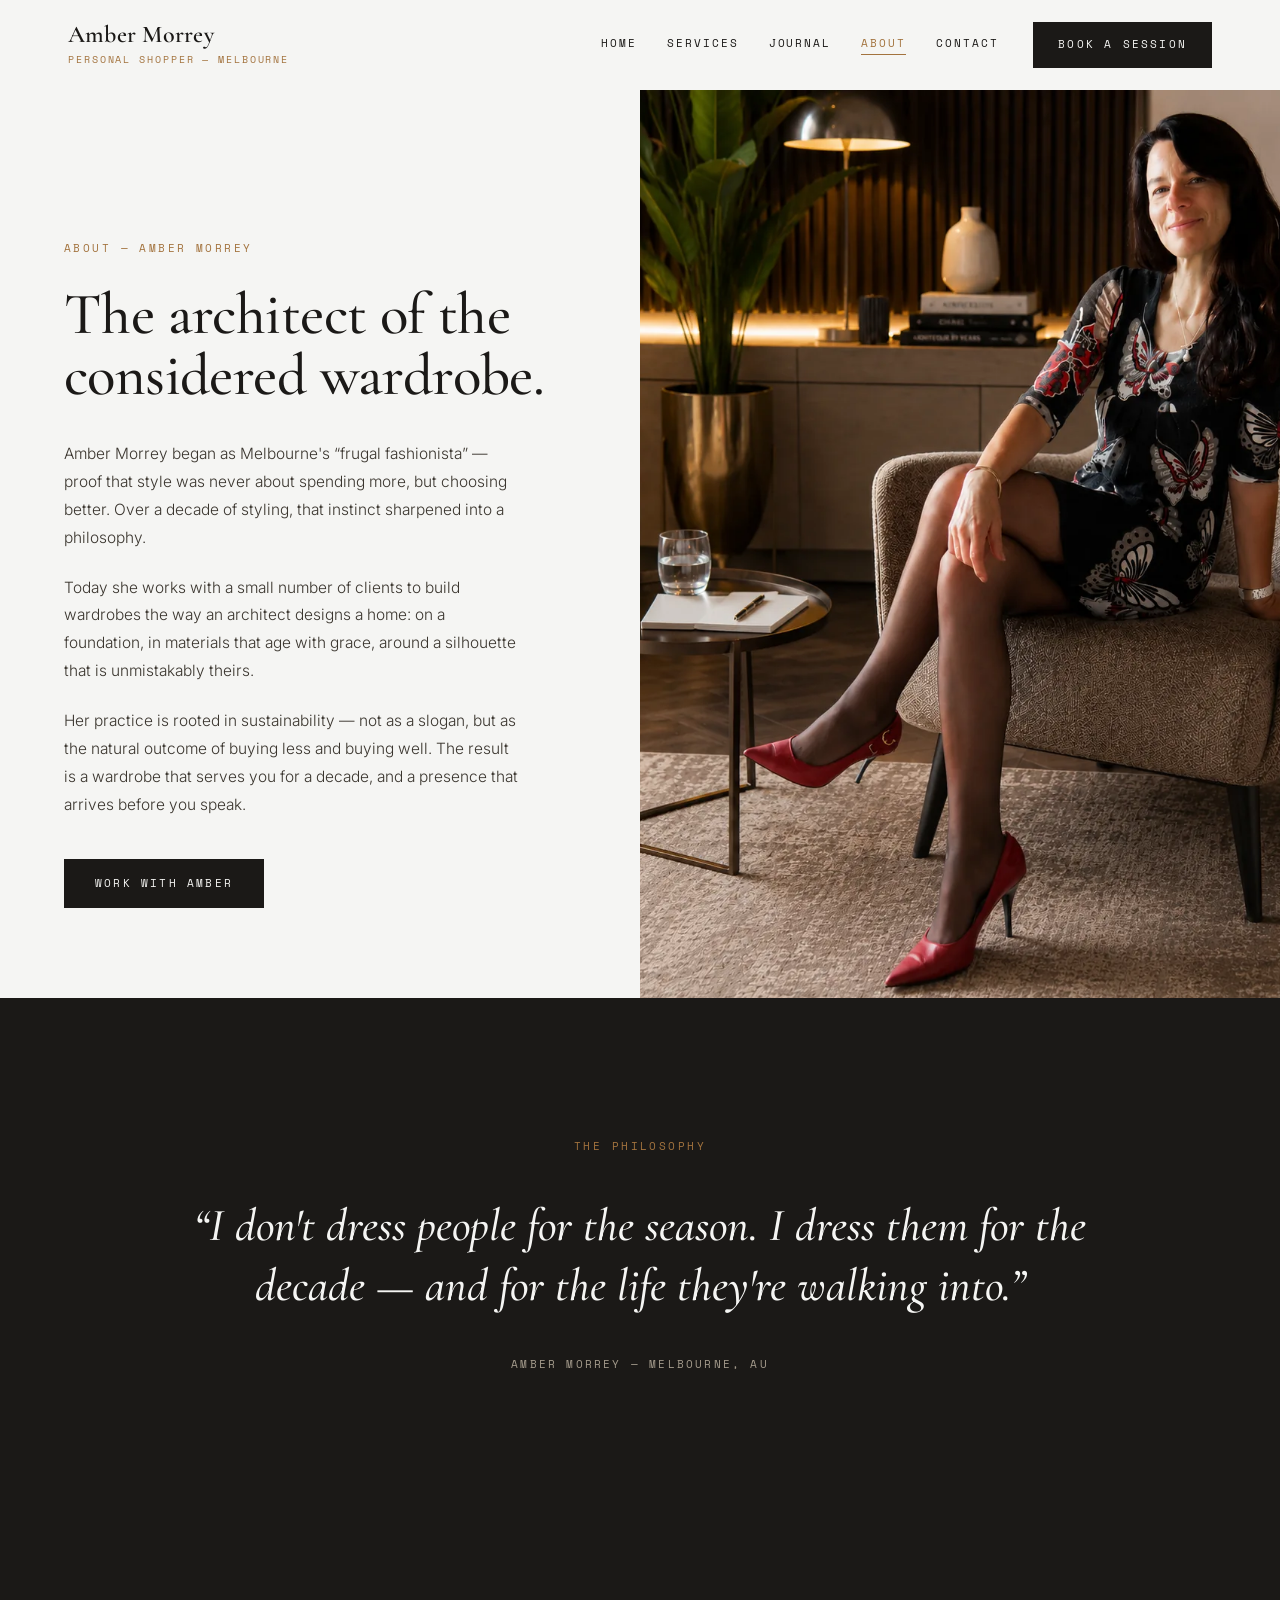
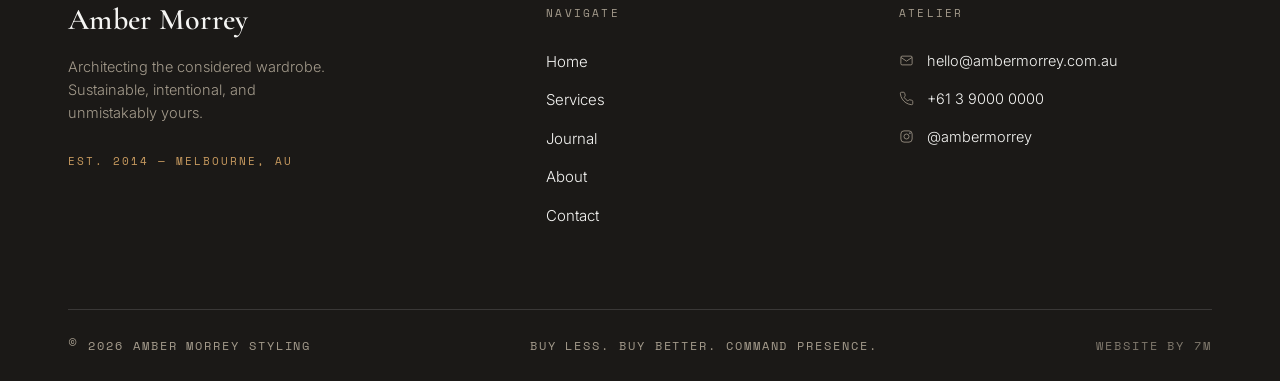
<file: about.html>
<!DOCTYPE html>
<html lang="en">
<head>
<meta charset="UTF-8">
<meta name="viewport" content="width=device-width, initial-scale=1.0">
<title>About | Amber Morrey Studio</title>
<link rel="preconnect" href="https://fonts.googleapis.com">
<link rel="preconnect" href="https://fonts.gstatic.com" crossorigin>
<link href="https://fonts.googleapis.com/css2?family=Cormorant+Garamond:ital,wght@0,400;0,500;0,600;1,400;1,500&family=Inter:wght@300;400;500&family=Space+Mono:wght@400;700&display=swap" rel="stylesheet">
<link rel="stylesheet" href="styles.css">
</head>
<body>

<header id="header">
  <a href="index.html" class="brand">
    <div class="brand-name">Amber Morrey</div>
    <div class="brand-sub">Personal Shopper — Melbourne</div>
  </a>
  <nav class="nav-header">
    <div class="nav-links">
      <a href="index.html">Home</a>
      <a href="services.html">Services</a>
      <a href="journal.html">Journal</a>
      <a href="about.html" class="active">About</a>
      <a href="contact.html">Contact</a>
    </div>
    <a href="contact.html" class="btn">Book a Session</a>
  </nav>
  <button class="menu-toggle" id="menuToggle" aria-label="Menu" aria-controls="mobileMenu" aria-expanded="false"><span></span><span></span><span></span></button>
</header>
<div class="mobile-menu" id="mobileMenu">
  <a href="index.html">Home</a>
  <a href="services.html">Services</a>
  <a href="journal.html">Journal</a>
  <a href="about.html">About</a>
  <a href="contact.html">Contact</a>
  <a href="contact.html" class="btn">Book a Session</a>
</div>

<!-- ABOUT SPLIT -->
<section class="about-split" data-hero>
  <div class="about-text">
    <div class="label reveal">About — Amber Morrey</div>
    <h1 class="display reveal" data-d="1">The architect of the considered wardrobe.</h1>
    <p class="reveal" data-d="2">Amber Morrey began as Melbourne's “frugal fashionista” — proof that style was never about spending more, but choosing better. Over a decade of styling, that instinct sharpened into a philosophy.</p>
    <p class="reveal" data-d="2">Today she works with a small number of clients to build wardrobes the way an architect designs a home: on a foundation, in materials that age with grace, around a silhouette that is unmistakably theirs.</p>
    <p class="reveal" data-d="3">Her practice is rooted in sustainability — not as a slogan, but as the natural outcome of buying less and buying well. The result is a wardrobe that serves you for a decade, and a presence that arrives before you speak.</p>
    <div class="reveal" data-d="3"><a href="contact.html" class="btn">Work with Amber</a></div>
  </div>
  <div class="about-portrait">
    <picture>
      <source srcset="images/about.webp" type="image/webp">
      <img src="images/about.jpg" width="1254" height="1254" fetchpriority="high"
        alt="Amber Morrey seated in an armchair in a butterfly-print dress and red heels, in a warmly lit interior">
    </picture>
  </div>
</section>

<!-- PHILOSOPHY -->
<section class="dark">
  <div class="philosophy wrap">
    <span class="label reveal">The Philosophy</span>
    <blockquote class="reveal" data-d="1">“I don't dress people for the season. I dress them for the decade — and for the life they're walking into.”</blockquote>
    <cite class="reveal" data-d="2">Amber Morrey — Melbourne, AU</cite>
  </div>
</section>

<!-- FOOTER -->
<footer>
  <div class="wrap">
    <div class="foot-grid">
      <div class="foot-brand">
        <div class="brand-name">Amber Morrey</div>
        <p class="foot-tag">Architecting the considered wardrobe. Sustainable, intentional, and unmistakably yours.</p>
        <div class="foot-est">Est. 2014 — Melbourne, AU</div>
      </div>
      <div class="foot-col">
        <h4>Navigate</h4>
        <ul>
          <li><a href="index.html">Home</a></li>
          <li><a href="services.html">Services</a></li>
          <li><a href="journal.html">Journal</a></li>
          <li><a href="about.html">About</a></li>
          <li><a href="contact.html">Contact</a></li>
        </ul>
      </div>
      <div class="foot-col">
        <h4>Atelier</h4>
        <div class="foot-contact">
          <a href="mailto:hello@ambermorrey.com.au"><svg viewBox="0 0 24 24"><rect x="3" y="5" width="18" height="14" rx="2"/><path d="m3 7 9 6 9-6"/></svg>hello@ambermorrey.com.au</a>
          <a href="tel:+61390000000"><svg viewBox="0 0 24 24"><path d="M22 16.9v3a2 2 0 0 1-2.2 2 19.8 19.8 0 0 1-8.6-3 19.5 19.5 0 0 1-6-6 19.8 19.8 0 0 1-3-8.6A2 2 0 0 1 4.1 2h3a2 2 0 0 1 2 1.7c.1 1 .4 1.9.7 2.8a2 2 0 0 1-.5 2.1L8.1 9.9a16 16 0 0 0 6 6l1.3-1.3a2 2 0 0 1 2.1-.5c.9.3 1.8.6 2.8.7a2 2 0 0 1 1.7 2Z"/></svg>+61 3 9000 0000</a>
          <a href="#"><svg viewBox="0 0 24 24"><rect x="3" y="3" width="18" height="18" rx="5"/><circle cx="12" cy="12" r="4"/><circle cx="17.5" cy="6.5" r="1" fill="currentColor" stroke="none"/></svg>@ambermorrey</a>
        </div>
      </div>
    </div>
    <div class="foot-bar">
      <span><span class="cr">©</span> 2026 Amber Morrey Styling</span>
      <span>Buy less. Buy better. Command presence.</span>
      <span class="foot-credit"><a href="https://7marketing.com.au/" target="_blank" rel="noopener">Website By 7M</a></span>
    </div>
  </div>
</footer>

<script src="app.js"></script>
</body>
</html>
</file>
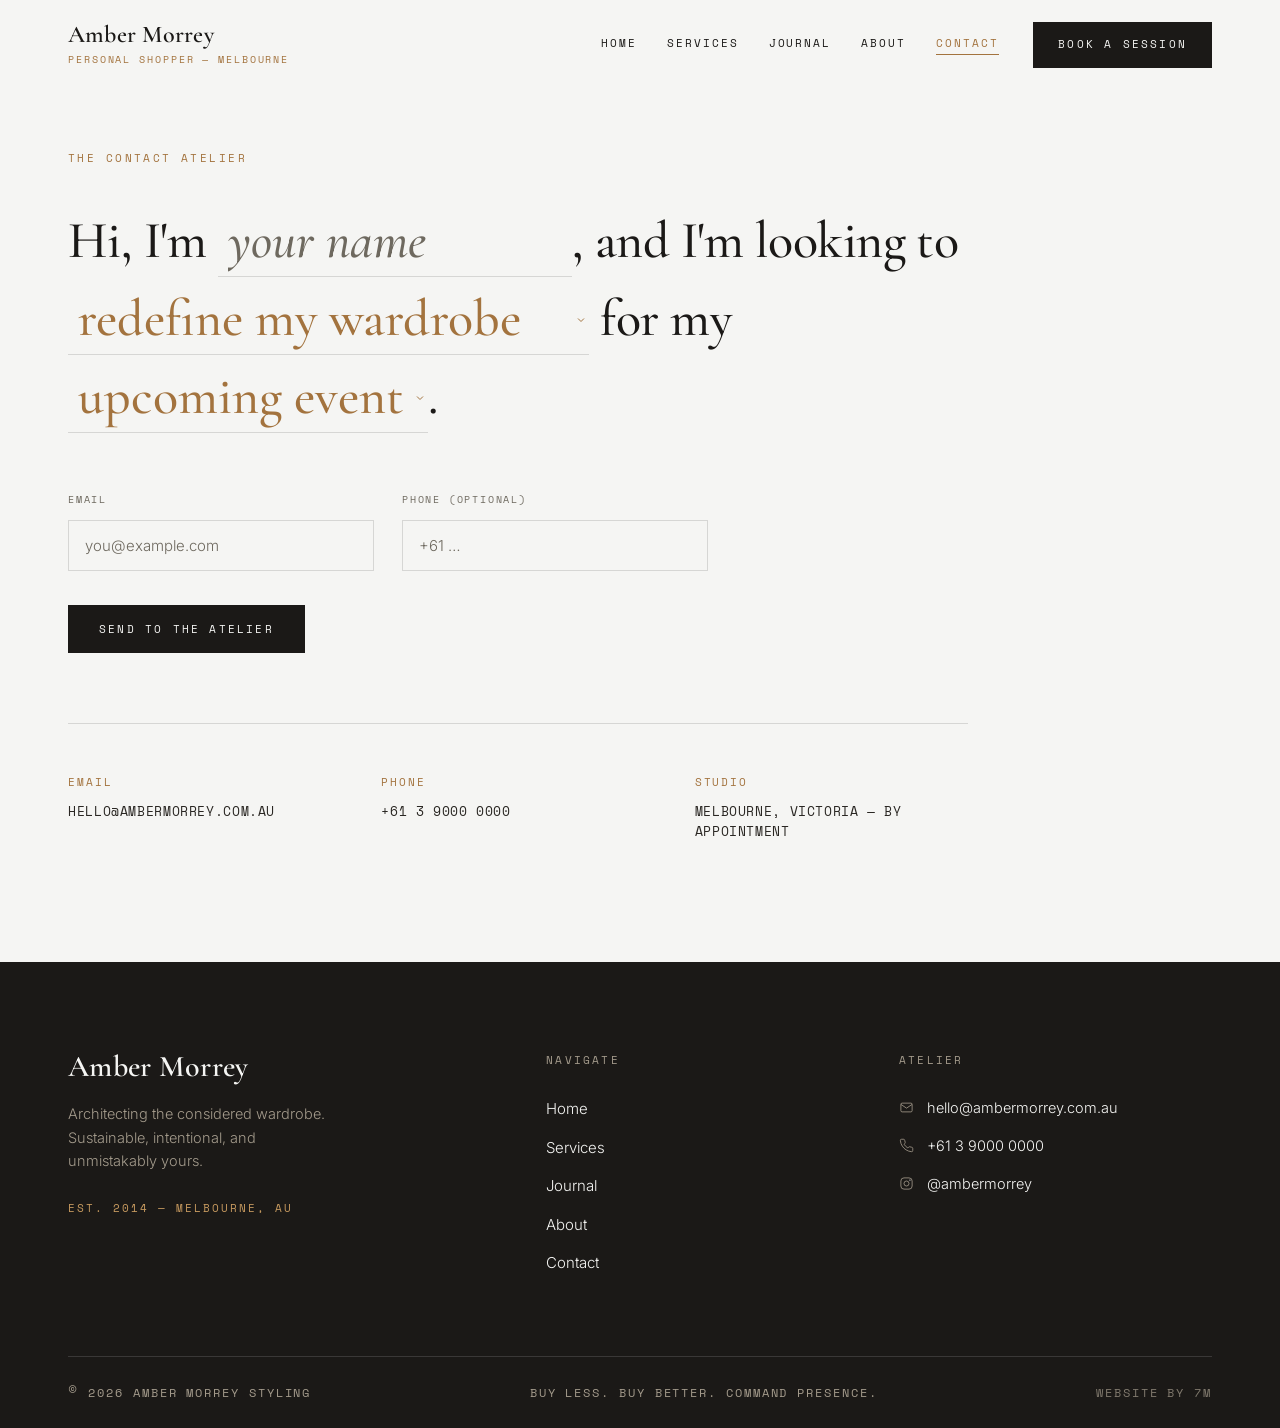
<file: contact.html>
<!DOCTYPE html>
<html lang="en">
<head>
<meta charset="UTF-8">
<meta name="viewport" content="width=device-width, initial-scale=1.0">
<title>Contact | Amber Morrey Studio</title>
<link rel="preconnect" href="https://fonts.googleapis.com">
<link rel="preconnect" href="https://fonts.gstatic.com" crossorigin>
<link href="https://fonts.googleapis.com/css2?family=Cormorant+Garamond:ital,wght@0,400;0,500;0,600;1,400;1,500&family=Inter:wght@300;400;500&family=Space+Mono:wght@400;700&display=swap" rel="stylesheet">
<link rel="stylesheet" href="styles.css">
</head>
<body>

<header id="header">
  <a href="index.html" class="brand">
    <div class="brand-name">Amber Morrey</div>
    <div class="brand-sub">Personal Shopper — Melbourne</div>
  </a>
  <nav class="nav-header">
    <div class="nav-links">
      <a href="index.html">Home</a>
      <a href="services.html">Services</a>
      <a href="journal.html">Journal</a>
      <a href="about.html">About</a>
      <a href="contact.html" class="active">Contact</a>
    </div>
    <a href="contact.html" class="btn">Book a Session</a>
  </nav>
  <button class="menu-toggle" id="menuToggle" aria-label="Menu" aria-controls="mobileMenu" aria-expanded="false"><span></span><span></span><span></span></button>
</header>
<div class="mobile-menu" id="mobileMenu">
  <a href="index.html">Home</a>
  <a href="services.html">Services</a>
  <a href="journal.html">Journal</a>
  <a href="about.html">About</a>
  <a href="contact.html">Contact</a>
  <a href="contact.html" class="btn">Book a Session</a>
</div>

<!-- CONTACT -->
<section class="wrap page-top" data-hero style="padding-bottom:120px">
  <span class="label reveal" style="display:block;margin-bottom:34px">The Contact Atelier</span>

  <form id="contactForm" novalidate>
    <p class="contact-madlib reveal" data-d="1">
      Hi, I'm
      <input class="ml-field" id="mlName" type="text" placeholder="your name" aria-label="Your name" size="10">,
      and I'm looking to
      <select class="ml-field" id="mlGoal" aria-label="Your goal">
        <option value="redefine my wardrobe">redefine my wardrobe</option>
        <option value="shop more intentionally">shop more intentionally</option>
        <option value="edit what I own">edit what I own</option>
        <option value="be styled for an event">be styled for an event</option>
      </select>
      for my
      <select class="ml-field" id="mlOccasion" aria-label="The occasion">
        <option value="upcoming event">upcoming event</option>
        <option value="everyday life">everyday life</option>
        <option value="new chapter">new chapter</option>
        <option value="wedding">wedding</option>
        <option value="career">career</option>
      </select>.
    </p>

    <div class="contact-inputs reveal" data-d="2">
      <div class="field-group">
        <label for="cEmail">Email</label>
        <input id="cEmail" type="email" placeholder="you@example.com" required>
      </div>
      <div class="field-group">
        <label for="cPhone">Phone (optional)</label>
        <input id="cPhone" type="tel" placeholder="+61 …">
      </div>
    </div>

    <div class="contact-submit reveal" data-d="2">
      <button type="submit" class="btn">Send to the Atelier</button>
      <div class="contact-note" id="contactNote"></div>
    </div>
  </form>

  <div class="contact-info reveal" data-d="3">
    <div>
      <div class="ci-label">Email</div>
      <div class="ci-value">hello@ambermorrey.com.au</div>
    </div>
    <div>
      <div class="ci-label">Phone</div>
      <div class="ci-value">+61 3 9000 0000</div>
    </div>
    <div>
      <div class="ci-label">Studio</div>
      <div class="ci-value">Melbourne, Victoria — by appointment</div>
    </div>
  </div>
</section>

<!-- FOOTER -->
<footer>
  <div class="wrap">
    <div class="foot-grid">
      <div class="foot-brand">
        <div class="brand-name">Amber Morrey</div>
        <p class="foot-tag">Architecting the considered wardrobe. Sustainable, intentional, and unmistakably yours.</p>
        <div class="foot-est">Est. 2014 — Melbourne, AU</div>
      </div>
      <div class="foot-col">
        <h4>Navigate</h4>
        <ul>
          <li><a href="index.html">Home</a></li>
          <li><a href="services.html">Services</a></li>
          <li><a href="journal.html">Journal</a></li>
          <li><a href="about.html">About</a></li>
          <li><a href="contact.html">Contact</a></li>
        </ul>
      </div>
      <div class="foot-col">
        <h4>Atelier</h4>
        <div class="foot-contact">
          <a href="mailto:hello@ambermorrey.com.au"><svg viewBox="0 0 24 24"><rect x="3" y="5" width="18" height="14" rx="2"/><path d="m3 7 9 6 9-6"/></svg>hello@ambermorrey.com.au</a>
          <a href="tel:+61390000000"><svg viewBox="0 0 24 24"><path d="M22 16.9v3a2 2 0 0 1-2.2 2 19.8 19.8 0 0 1-8.6-3 19.5 19.5 0 0 1-6-6 19.8 19.8 0 0 1-3-8.6A2 2 0 0 1 4.1 2h3a2 2 0 0 1 2 1.7c.1 1 .4 1.9.7 2.8a2 2 0 0 1-.5 2.1L8.1 9.9a16 16 0 0 0 6 6l1.3-1.3a2 2 0 0 1 2.1-.5c.9.3 1.8.6 2.8.7a2 2 0 0 1 1.7 2Z"/></svg>+61 3 9000 0000</a>
          <a href="#"><svg viewBox="0 0 24 24"><rect x="3" y="3" width="18" height="18" rx="5"/><circle cx="12" cy="12" r="4"/><circle cx="17.5" cy="6.5" r="1" fill="currentColor" stroke="none"/></svg>@ambermorrey</a>
        </div>
      </div>
    </div>
    <div class="foot-bar">
      <span><span class="cr">©</span> 2026 Amber Morrey Styling</span>
      <span>Buy less. Buy better. Command presence.</span>
      <span class="foot-credit"><a href="https://7marketing.com.au/" target="_blank" rel="noopener">Website By 7M</a></span>
    </div>
  </div>
</footer>

<script src="app.js"></script>
</body>
</html>
</file>
<file: styles.css>
/* ==========================================================================
   Amber Morrey Studio — shared stylesheet
   ========================================================================== */
:root{
  --paper:#f5f5f3;
  --paper-2:#ecece9;
  --ink:#1b1917;
  --ink-soft:#2a2723;
  --paper-text:#3a352e;
  --muted:#6e695f;
  --muted-dark:#a49b8c;
  --line:rgba(27,25,23,.14);
  --line-dark:rgba(245,245,243,.14);
  --amber:#a3733e;
  --amber-light:#c79a5f;
  --serif:'Cormorant Garamond', Georgia, serif;
  --sans:'Inter', system-ui, sans-serif;
  --mono:'Space Mono', monospace;
  --ease:cubic-bezier(.16,1,.3,1);
  --maxw:1240px;
  --gutter:48px;
  --header-h:90px;   /* unscrolled header height — the hero starts below it */
  /* centres a full-bleed bar's contents on the --maxw container */
  --bleed-pad:max(var(--gutter), calc((100% - var(--maxw)) / 2 + var(--gutter)));
}
*{margin:0;padding:0;box-sizing:border-box}
html{scroll-behavior:smooth}
body{
  background:var(--paper);
  color:var(--ink);
  font-family:var(--sans);
  font-weight:300;
  line-height:1.6;
  -webkit-font-smoothing:antialiased;
  overflow-x:hidden;
}
img{display:block;width:100%;height:100%;object-fit:cover}
a{color:inherit;text-decoration:none}

/* ---------- shared type ---------- */
.label{font-family:var(--mono);font-size:11px;letter-spacing:.22em;text-transform:uppercase;color:var(--amber);font-weight:400}
.label-muted{color:var(--muted)}
.display{font-family:var(--serif);font-weight:500;line-height:1.04;letter-spacing:-.01em}
.wrap{max-width:var(--maxw);margin:0 auto;padding:0 var(--gutter)}
.section{padding-block:130px}

.link-arrow{font-family:var(--mono);font-size:11px;letter-spacing:.2em;text-transform:uppercase;display:inline-flex;align-items:center;gap:9px;color:var(--ink);transition:gap .4s var(--ease),opacity .3s}
.link-arrow svg{width:15px;height:15px;transition:transform .4s var(--ease)}
.link-arrow:hover{gap:16px}

.btn{font-family:var(--mono);font-size:11px;letter-spacing:.2em;text-transform:uppercase;display:inline-block;padding:15px 30px;background:var(--ink);color:var(--paper);border:1px solid var(--ink);transition:background .4s var(--ease),color .4s var(--ease);cursor:pointer}
.btn:hover{background:transparent;color:var(--ink)}
.btn-ghost{background:transparent;color:var(--ink)}
.btn-ghost:hover{background:var(--ink);color:var(--paper)}
.btn-inv{background:var(--paper);color:var(--ink);border-color:var(--paper)}
.btn-inv:hover{background:transparent;color:var(--paper)}
.btn-inv-ghost{background:transparent;color:var(--paper);border-color:rgba(245,245,243,.4)}
.btn-inv-ghost:hover{background:var(--paper);color:var(--ink)}
.btn-amber{background:var(--amber);color:var(--paper);border-color:var(--amber)}
.btn-amber:hover{background:transparent;color:var(--amber-light)}

/* ---------- reveal animation ---------- */
.reveal{opacity:0;transform:translateY(28px);transition:opacity 1s var(--ease),transform 1s var(--ease)}
.reveal.in{opacity:1;transform:none}
.reveal[data-d="1"]{transition-delay:.1s}
.reveal[data-d="2"]{transition-delay:.2s}
.reveal[data-d="3"]{transition-delay:.3s}

/* ---------- header ---------- */
/* opaque at rest: the hero now starts below the header rather than running
   under it, so the bar sits on its own band of paper and needs no scrim */
header{position:fixed;top:0;left:0;right:0;z-index:100;display:flex;align-items:center;justify-content:space-between;padding:22px var(--bleed-pad);background:var(--paper);transition:background .5s var(--ease),padding .5s var(--ease),box-shadow .5s var(--ease)}
header.scrolled{background:rgba(245,245,243,.9);backdrop-filter:blur(12px);padding:16px var(--bleed-pad);box-shadow:0 1px 0 var(--line)}
.brand-name{font-family:var(--serif);font-size:24px;font-weight:600;letter-spacing:.01em;line-height:1}
.brand-sub{font-family:var(--mono);font-size:9.5px;letter-spacing:.2em;color:var(--amber);text-transform:uppercase;margin-top:5px}
nav{display:flex;align-items:center;gap:34px}
.nav-links{display:flex;gap:30px}
.nav-links a{font-family:var(--mono);font-size:11px;letter-spacing:.18em;text-transform:uppercase;color:var(--ink);position:relative;padding-bottom:3px;transition:color .3s}
.nav-links a::after{content:"";position:absolute;left:0;bottom:0;width:0;height:1px;background:var(--amber);transition:width .4s var(--ease)}
.nav-links a:hover::after,.nav-links a.active::after{width:100%}
.nav-links a.active{color:var(--amber)}
.nav-header .btn{padding:13px 24px}
/* 44x44 so it is actually tappable — the bars stay 24px, the box around them
   does the work. Sits above the open menu so it doubles as the close control. */
.menu-toggle{display:none;flex-direction:column;align-items:center;justify-content:center;gap:5px;width:44px;height:44px;padding:0;margin-right:-10px;background:none;border:none;cursor:pointer;position:relative;z-index:101}
.menu-toggle span{width:24px;height:1.5px;background:var(--ink);transition:transform .35s var(--ease),opacity .2s var(--ease)}
/* bar centres are 6.5px apart (1.5px bar + 5px gap), so that is the travel
   needed to collapse the outer two onto the middle and form the cross */
.menu-toggle[aria-expanded="true"] span:nth-child(1){transform:translateY(6.5px) rotate(45deg)}
.menu-toggle[aria-expanded="true"] span:nth-child(2){opacity:0}
.menu-toggle[aria-expanded="true"] span:nth-child(3){transform:translateY(-6.5px) rotate(-45deg)}
body.menu-open{overflow:hidden}

.mobile-menu{position:fixed;inset:0;background:var(--paper);z-index:99;display:flex;flex-direction:column;justify-content:center;align-items:center;gap:26px;opacity:0;pointer-events:none;transition:opacity .4s var(--ease)}
.mobile-menu.open{opacity:1;pointer-events:auto}
.mobile-menu a{font-family:var(--serif);font-size:34px;font-weight:500}
.mobile-menu .btn{margin-top:14px;font-family:var(--mono);font-size:12px}

/* page top spacer for interior pages (fixed header) */
.page-top{padding-top:150px}

/* ---------- hero (home) ---------- */
.hero{display:grid;grid-template-columns:1fr 1fr;min-height:100vh;padding-top:var(--header-h);position:relative}
.hero-left{display:flex;flex-direction:column;justify-content:center;padding:120px 64px 60px;position:relative}
.hero-vert{position:absolute;left:34px;top:50%;transform:rotate(180deg) translateX(50%);writing-mode:vertical-rl;font-family:var(--mono);font-size:10px;letter-spacing:.28em;color:var(--muted);text-transform:uppercase}
.hero-left .label{margin-bottom:34px}
.hero-h1{font-size:clamp(48px,6.4vw,92px);margin-bottom:34px}
.hero-h1 em{font-style:italic;color:var(--amber);font-weight:400}
.hero-p{max-width:430px;font-size:16px;color:var(--paper-text);margin-bottom:44px;line-height:1.7}
.hero-right{position:relative;overflow:hidden;background:linear-gradient(150deg,#c9bfae,#8f8474)}
/* absolutely positioned, not height:100% — the width/height attributes on the
   img give it an intrinsic aspect ratio, and a percentage height against a
   content-sized grid row resolves to auto, letting the image's natural height
   stretch the hero past the fold */
.hero-right picture{position:absolute;inset:0;display:block}
/* 1:1 source against panels of 0.870-1.007, so cover crops the sides and the
   full standing figure holds. Vertical slack is only 5.4% of the frame (27px
   above her hair, 41px below the boots), so the anchor sits at 40% to split
   the crop in proportion to those margins, and the zoom is 1.03 — at the old
   1.06 the animation alone wanted 6.7% and clipped her. */
.hero-right img{object-position:50% 40%;transform-origin:50% 40%;transition:transform 8s var(--ease)}
.hero.loaded .hero-right img{transform:scale(1.03)}

/* ---------- premise ---------- */
.premise{display:grid;grid-template-columns:300px 1fr;gap:40px;align-items:start}
.premise-stmt{font-size:clamp(28px,3.5vw,44px);max-width:800px}
.premise-stmt em{font-style:italic;color:var(--amber);font-weight:400}
.premise-p{margin-top:34px;max-width:470px;color:var(--paper-text);font-size:16px;line-height:1.75}

/* ---------- section head ---------- */
.sec-head{display:grid;grid-template-columns:300px 1fr auto;gap:40px;align-items:center;margin-bottom:64px}
.sec-head h2{font-size:clamp(34px,4vw,54px);text-align:center}
.sec-head .label{align-self:start;padding-top:14px}

/* ---------- services grid (home) ---------- */
.services-grid{display:grid;grid-template-columns:repeat(3,1fr);gap:36px}
.service-card{cursor:pointer}
.service-media{aspect-ratio:1/1;overflow:hidden;background:linear-gradient(150deg,#cdc4b4,#a99e8c);margin-bottom:20px}
.service-media img{transition:transform 1.1s var(--ease),filter 1.1s var(--ease);filter:grayscale(.1)}
.service-card:hover .service-media img{transform:scale(1.05)}
.service-num{font-family:var(--mono);font-size:11px;color:var(--amber);letter-spacing:.16em;margin-bottom:10px}
.service-title{font-family:var(--serif);font-size:26px;font-weight:500;margin-bottom:6px}
.service-desc{font-family:var(--mono);font-size:11.5px;letter-spacing:.05em;color:var(--muted)}

/* ---------- dark band ---------- */
.dark{background:var(--ink);color:var(--paper)}
.dark .label-muted{color:var(--muted-dark)}
.dark .sec-head h2,.dark .display{color:var(--paper)}
.dark .link-arrow{color:var(--paper)}

.advantage{display:grid;grid-template-columns:repeat(3,1fr)}
.adv-col{padding:44px 40px 10px;border-left:1px solid var(--line-dark)}
.adv-col:first-child{border-left:none;padding-left:0}
.adv-icon{width:26px;height:26px;color:var(--amber-light);margin-bottom:64px}
.adv-icon svg{width:100%;height:100%;stroke:currentColor;fill:none;stroke-width:1.2}
.adv-title{font-family:var(--serif);font-size:23px;font-weight:500;margin-bottom:14px}
.adv-p{font-size:14.5px;color:var(--muted-dark);line-height:1.7;max-width:290px}
.adv-wrap{border-top:1px solid var(--line-dark);padding-top:52px}

/* ---------- journal (home) ---------- */
.journal-grid{display:grid;grid-template-columns:1fr 1fr;gap:40px}
.article{cursor:pointer}
.article-media{aspect-ratio:16/10;overflow:hidden;background:linear-gradient(150deg,#3a352d,#211e1a);margin-bottom:22px}
.article-media img{transition:transform 1.1s var(--ease)}
.article:hover .article-media img{transform:scale(1.04)}
.article-meta{font-family:var(--mono);font-size:10.5px;letter-spacing:.16em;color:var(--amber-light);text-transform:uppercase;margin-bottom:14px}
.article-title{font-family:var(--serif);font-size:29px;font-weight:500;color:var(--paper);margin-bottom:12px;line-height:1.15}
.article-excerpt{font-size:14.5px;color:var(--muted-dark);max-width:440px;line-height:1.7}

/* ---------- transformations ---------- */
.trans-head{margin-bottom:60px}
/* two columns rather than the three .sec-head assumes — this head has no
   trailing link. Was an inline style, which outranked the mobile override
   below and left a 300px column in a 338px viewport, overflowing the page. */
.trans-head .sec-head{grid-template-columns:300px 1fr;margin-bottom:0}
.trans-head .premise-p{margin-top:20px}
.gallery{columns:3;column-gap:32px}
.gal-item{break-inside:avoid;margin-bottom:32px;position:relative;overflow:hidden;cursor:pointer;background:linear-gradient(150deg,#cdc4b4,#a99e8c)}
.gal-item img{transition:transform 1.2s var(--ease)}
.gal-item:hover img{transform:scale(1.06)}
.gal-cap{position:absolute;left:0;right:0;bottom:0;padding:26px 24px 22px;background:linear-gradient(to top,rgba(20,18,16,.88),transparent);color:var(--paper);opacity:0;transform:translateY(12px);transition:opacity .5s var(--ease),transform .5s var(--ease)}
.gal-item:hover .gal-cap{opacity:1;transform:none}
.gal-client{font-family:var(--mono);font-size:10px;letter-spacing:.18em;color:var(--amber-light);text-transform:uppercase;margin-bottom:7px}
.gal-piece{font-family:var(--serif);font-size:20px;font-style:italic;font-weight:400;line-height:1.25}
.g-tall{aspect-ratio:3/4}
.g-tall2{aspect-ratio:2/3}

/* ---------- cta ---------- */
.cta{display:grid;grid-template-columns:1fr 1fr;gap:40px;align-items:end;padding:120px 0}
.cta h2{font-size:clamp(40px,5vw,68px)}
.cta-right{max-width:360px;justify-self:end}
.cta-right p{color:var(--paper-text);margin-bottom:32px;font-size:15.5px;line-height:1.7}
.cta-btns{display:flex;gap:14px;flex-wrap:wrap}

/* ==========================================================================
   PAGE: intro block (services / journal / about / contact heroes)
   ========================================================================== */
.intro{max-width:760px}
.intro .label{margin-bottom:24px;display:block}
.intro h1{font-size:clamp(40px,5.5vw,78px);margin-bottom:0}
.intro p{max-width:520px;margin-top:28px;color:var(--paper-text);font-size:16px;line-height:1.75}

/* ==========================================================================
   PAGE: Services detail blocks
   ========================================================================== */
.svc-block{display:grid;grid-template-columns:1fr 1fr;gap:64px;align-items:center;padding:70px 0;border-top:1px solid var(--line)}
.svc-block:first-of-type{border-top:none}
.svc-media{aspect-ratio:4/3;overflow:hidden;background:linear-gradient(150deg,#cdc4b4,#a99e8c)}
.svc-media img{transition:transform 1.2s var(--ease)}
.svc-block:hover .svc-media img{transform:scale(1.04)}
.svc-block.flip .svc-media{order:2}
.svc-num{margin-bottom:18px}
.svc-title{font-size:clamp(30px,3.6vw,44px);margin-bottom:10px}
.svc-meta{font-family:var(--mono);font-size:11px;letter-spacing:.14em;color:var(--muted);text-transform:uppercase;margin-bottom:24px}
.svc-desc{color:var(--paper-text);font-size:15.5px;line-height:1.75;max-width:460px;margin-bottom:26px}
.svc-list{list-style:none;margin-bottom:32px}
.svc-list li{display:flex;align-items:center;gap:12px;padding:7px 0;font-size:14.5px;color:var(--ink-soft)}
.svc-list li svg{width:15px;height:15px;stroke:var(--amber);fill:none;stroke-width:1.6;flex-shrink:0}
.svc-btn{font-family:var(--mono);font-size:10.5px;letter-spacing:.16em}

/* Quiz */
.quiz-wrap{display:grid;grid-template-columns:300px 1fr;gap:40px;align-items:start}
.quiz-panel{max-width:620px}
.quiz-intro-p{color:var(--muted-dark);margin-top:14px;margin-bottom:0;font-size:15.5px}
.quiz-step{margin-top:48px}
.quiz-q{font-family:var(--mono);font-size:11px;letter-spacing:.18em;text-transform:uppercase;color:var(--amber-light);margin-bottom:20px}
.quiz-options{display:flex;flex-direction:column;gap:12px}
.quiz-opt{text-align:left;background:transparent;border:1px solid var(--line-dark);color:var(--paper);font-family:var(--sans);font-size:15px;font-weight:300;padding:18px 22px;cursor:pointer;transition:border-color .3s,background .3s,transform .3s var(--ease)}
.quiz-opt:hover{border-color:var(--amber-light);background:rgba(199,154,95,.08);transform:translateX(4px)}
.quiz-progress{display:flex;align-items:center;gap:20px;margin-top:34px}
.quiz-track{flex:1;height:2px;background:var(--line-dark);position:relative}
.quiz-fill{position:absolute;inset:0 auto 0 0;width:0;background:var(--amber-light);transition:width .7s var(--ease)}
.quiz-count{font-family:var(--mono);font-size:10px;letter-spacing:.16em;color:var(--muted-dark);text-transform:uppercase;white-space:nowrap}
@media(prefers-reduced-motion:reduce){.quiz-fill{transition:none}}
.quiz-result{display:none}
.quiz-result.show{display:block;animation:fadeUp .8s var(--ease) both}
@keyframes fadeUp{from{opacity:0;transform:translateY(20px)}to{opacity:1;transform:none}}
.quiz-rec-label{font-family:var(--mono);font-size:11px;letter-spacing:.18em;text-transform:uppercase;color:var(--amber-light);margin-bottom:18px}
.quiz-rec-title{font-size:clamp(34px,4vw,52px);color:var(--paper);margin-bottom:16px}
.quiz-rec-tag{font-family:var(--mono);font-size:11px;letter-spacing:.14em;text-transform:uppercase;color:var(--muted-dark);margin-bottom:20px}
.quiz-rec-desc{color:var(--muted-dark);font-size:15px;line-height:1.75;max-width:520px;margin-bottom:34px}
.quiz-actions{display:flex;gap:14px;flex-wrap:wrap;align-items:center}
.quiz-retake{font-family:var(--mono);font-size:10.5px;letter-spacing:.16em;text-transform:uppercase;background:transparent;border:1px solid var(--line-dark);color:var(--paper);padding:15px 26px;cursor:pointer;display:inline-flex;align-items:center;gap:9px;transition:border-color .3s}
.quiz-retake:hover{border-color:var(--amber-light)}
.quiz-retake svg{width:13px;height:13px;stroke:currentColor;fill:none;stroke-width:1.6}

/* ==========================================================================
   PAGE: Journal
   ========================================================================== */
.jgrid{display:grid;grid-template-columns:repeat(3,1fr);gap:36px;align-items:start}
.jcol{display:flex;flex-direction:column;gap:36px}
.jcol.offset{margin-top:60px}
.jpost{cursor:pointer}
.jpost-media{overflow:hidden;background:linear-gradient(150deg,#cdc4b4,#a99e8c);margin-bottom:20px}
.jpost-media img{transition:transform 1.1s var(--ease)}
.jpost:hover .jpost-media img{transform:scale(1.05)}
.jpost-media.tall{aspect-ratio:3/4}
.jpost-media.wide{aspect-ratio:4/3}
.jpost-meta{font-family:var(--mono);font-size:10.5px;letter-spacing:.16em;color:var(--amber);text-transform:uppercase;margin-bottom:12px}
.jpost-title{font-family:var(--serif);font-size:26px;font-weight:500;line-height:1.15;margin-bottom:10px}
.jpost-excerpt{font-size:14px;color:var(--muted);line-height:1.65}
.theorem{background:var(--ink);color:var(--paper);padding:44px 34px}
.theorem-label{font-family:var(--mono);font-size:10px;letter-spacing:.2em;color:var(--amber-light);text-transform:uppercase;margin-bottom:44px}
.theorem-quote{font-family:var(--serif);font-size:26px;font-weight:500;line-height:1.3}

/* ==========================================================================
   PAGE: About
   ========================================================================== */
.about-split{display:grid;grid-template-columns:1fr 1fr;min-height:100vh;padding-top:var(--header-h)}
.about-text{display:flex;flex-direction:column;justify-content:center;padding:150px 64px 90px}
.about-text .label{margin-bottom:26px}
.about-text h1{font-size:clamp(38px,4.6vw,60px);margin-bottom:34px}
.about-text p{color:var(--paper-text);font-size:15.5px;line-height:1.8;margin-bottom:22px;max-width:460px}
.about-text .btn{margin-top:18px;align-self:flex-start}
.about-portrait{position:relative;overflow:hidden;background:linear-gradient(150deg,#2b2822,#4a4438)}
/* absolutely positioned for the same reason as the home hero: a percentage
   height against a content-sized grid row resolves to auto, and this source
   is 1672px tall — it would stretch the row badly */
.about-portrait picture{position:absolute;inset:0;display:block}
/* 9:16 source in a near-square panel discards ~40% vertically; anchored near
   the top so the crop takes the floor rather than her head */
/* the source is 1:1 and every panel here is 1.0 or narrower, so cover takes its
   crop off the sides and the full figure always survives. Pinned to the top
   because there is only ~35px above her hair; that leaves the zoom to eat into
   the 78px of floor below her heels instead. 46% horizontally keeps her
   extended shoe inside the frame at the narrowest panel. */
.about-portrait img{object-position:46% 0;transform-origin:46% 0;transition:transform 8s var(--ease)}
.about-split.loaded .about-portrait img{transform:scale(1.04)}
.philosophy{text-align:center;padding:140px 0}
.philosophy .label{display:block;margin-bottom:40px}
.philosophy blockquote{font-family:var(--serif);font-size:clamp(28px,3.6vw,46px);font-weight:500;font-style:italic;line-height:1.3;color:var(--paper);max-width:1000px;margin:0 auto 34px}
.philosophy cite{font-family:var(--mono);font-size:11px;letter-spacing:.2em;text-transform:uppercase;color:var(--muted-dark);font-style:normal}

/* ==========================================================================
   PAGE: Contact
   ========================================================================== */
.contact-madlib{font-family:var(--serif);font-size:clamp(30px,4.2vw,52px);font-weight:500;line-height:1.5;color:var(--ink);max-width:900px;letter-spacing:-.01em}
.ml-field{font-family:var(--serif);font-size:inherit;font-weight:500;color:var(--amber);background:transparent;border:none;border-bottom:1px solid var(--line);padding:0 10px 4px;min-width:200px;outline:none;transition:border-color .3s}
/* no opacity here — it blends the text back toward the page and drops the
   placeholder below AA; the italic and the muted tone carry the hint instead */
.ml-field::placeholder{color:var(--muted);opacity:1;font-style:italic}
.ml-field:focus{border-color:var(--amber)}
select.ml-field{cursor:pointer;-webkit-appearance:none;appearance:none;background-image:url("data:image/svg+xml,%3Csvg xmlns='http://www.w3.org/2000/svg' width='12' height='12' viewBox='0 0 24 24' fill='none' stroke='%23a3733e' stroke-width='2'%3E%3Cpolyline points='6 9 12 15 18 9'/%3E%3C/svg%3E");background-repeat:no-repeat;background-position:right 2px center;padding-right:24px}
.contact-inputs{display:grid;grid-template-columns:1fr 1fr;gap:28px;max-width:640px;margin-top:56px}
.field-group label{display:block;font-family:var(--mono);font-size:10px;letter-spacing:.18em;text-transform:uppercase;color:var(--muted);margin-bottom:12px}
.field-group input{width:100%;background:transparent;border:1px solid var(--line);padding:15px 16px;font-family:var(--sans);font-size:15px;font-weight:300;color:var(--ink);outline:none;transition:border-color .3s}
.field-group input::placeholder{color:var(--muted);opacity:1}
.field-group input:focus{border-color:var(--amber)}
.contact-submit{margin-top:34px}
.contact-note{font-family:var(--mono);font-size:12px;letter-spacing:.04em;color:var(--amber);margin-top:22px;opacity:0;transition:opacity .4s;text-transform:none}
.contact-note.show{opacity:1}
.contact-info{display:grid;grid-template-columns:repeat(3,1fr);gap:40px;border-top:1px solid var(--line);margin-top:70px;padding-top:50px;max-width:900px}
.ci-label{font-family:var(--mono);font-size:10.5px;letter-spacing:.18em;color:var(--amber);text-transform:uppercase;margin-bottom:12px}
.ci-value{font-family:var(--mono);font-size:12.5px;letter-spacing:.05em;color:var(--ink-soft);text-transform:uppercase;line-height:1.6}

/* ==========================================================================
   FOOTER
   ========================================================================== */
footer{background:var(--ink);color:var(--paper);padding:90px 0 0}
.foot-grid{display:grid;grid-template-columns:1.4fr 1fr 1fr;gap:40px;padding-bottom:80px}
.foot-brand .brand-name{color:var(--paper);font-size:30px}
.foot-tag{color:var(--muted-dark);font-size:14.5px;margin-top:20px;line-height:1.6;max-width:280px}
.foot-est{font-family:var(--mono);font-size:11px;letter-spacing:.18em;color:var(--amber-light);text-transform:uppercase;margin-top:28px}
.foot-col h4{font-family:var(--mono);font-size:11px;letter-spacing:.2em;color:var(--muted-dark);text-transform:uppercase;font-weight:400;margin-bottom:26px}
.foot-col ul{list-style:none;display:flex;flex-direction:column;gap:13px}
.foot-col ul a{font-size:15px;color:var(--paper);transition:color .3s}
.foot-col ul a:hover{color:var(--amber-light)}
.foot-contact{display:flex;flex-direction:column;gap:15px}
.foot-contact a{display:flex;align-items:center;gap:13px;font-size:14.5px;color:var(--paper);transition:color .3s}
.foot-contact a:hover{color:var(--amber-light)}
.foot-contact svg{width:15px;height:15px;stroke:var(--muted-dark);fill:none;stroke-width:1.3;flex-shrink:0}
.foot-bar{border-top:1px solid var(--line-dark);padding:26px 0;display:flex;flex-wrap:wrap;gap:14px 32px;justify-content:space-between;align-items:center}
.foot-bar span{font-family:var(--mono);font-size:12px;letter-spacing:.16em;color:var(--muted-dark);text-transform:uppercase}
/* Space Mono draws (c) well below cap height, so at the line's own size it
   reads undersized. 1.24em brings its ink height to exactly the cap height
   (measured: 72 device px against 72 at 8x), and -.067em centres the two —
   ink centres land on the same row, so it sits optically level with the caps
   rather than bulging above and below them. */
.foot-bar .cr{font-size:1.24em;line-height:1;vertical-align:-.067em}
/* build credit: same micro-label tier as its siblings, one step quieter so it
   sits behind the brand line rather than competing with it */
.foot-credit a{color:var(--muted-dark);opacity:.75;transition:color .3s,opacity .3s}
.foot-credit a:hover,.foot-credit a:focus-visible{color:var(--amber-light);opacity:1}

/* ==========================================================================
   CONCIERGE BOOKING DRAWER
   ========================================================================== */
body.cx-open{overflow:hidden}
.cx-scrim{position:fixed;inset:0;background:rgba(20,18,16,.55);opacity:0;pointer-events:none;transition:opacity .5s var(--ease);z-index:200}
.cx-scrim.open{opacity:1;pointer-events:auto}
.cx-drawer{position:fixed;top:0;right:0;bottom:0;width:min(560px,100%);background:var(--paper);z-index:201;transform:translateX(101%);transition:transform .6s var(--ease);overflow-y:auto;overscroll-behavior:contain;box-shadow:-24px 0 70px rgba(20,18,16,.2)}
.cx-drawer.open{transform:none}
.cx-close{position:absolute;top:24px;right:24px;background:none;border:none;cursor:pointer;padding:10px;color:var(--ink);line-height:0;z-index:2}
.cx-close svg{width:20px;height:20px;stroke:currentColor;fill:none;stroke-width:1.4}
.cx-inner{padding:62px 56px 56px}
.cx-eyebrow{font-family:var(--mono);font-size:10.5px;letter-spacing:.22em;text-transform:uppercase;color:var(--amber);margin-bottom:28px}
.cx-title{font-size:clamp(30px,3.4vw,40px);margin-bottom:8px}
.cx-sub{font-size:15px;color:var(--muted);margin-bottom:32px}
.cx-steps{display:flex;gap:10px;margin-bottom:40px}
.cx-seg{flex:1;height:2px;background:var(--line);position:relative}
.cx-seg::after{content:"";position:absolute;inset:0 auto 0 0;width:0;background:var(--amber);transition:width .55s var(--ease)}
.cx-seg.on::after{width:100%}
.cx-final .cx-title,.cx-final .cx-sub,.cx-final .cx-steps{display:none}

.cx-step-label{font-family:var(--mono);font-size:10.5px;letter-spacing:.18em;text-transform:uppercase;color:var(--muted);margin-bottom:28px}
.cx-field{margin-bottom:22px}
.cx-label{display:block;font-family:var(--mono);font-size:10px;letter-spacing:.18em;text-transform:uppercase;color:var(--muted);margin-bottom:10px}
.cx-input{width:100%;background:#fbfbfa;border:1px solid var(--line);padding:15px 16px;font-family:var(--sans);font-size:15px;font-weight:300;color:var(--ink);outline:none;transition:border-color .3s}
.cx-input:focus{border-color:var(--amber)}
.cx-input::placeholder{color:var(--muted);opacity:1}
textarea.cx-input{min-height:98px;resize:vertical;line-height:1.6}
.cx-slots{display:grid;grid-template-columns:1fr 1fr;gap:12px}
.cx-slot{font-family:var(--mono);font-size:11px;letter-spacing:.14em;background:#fbfbfa;border:1px solid var(--line);color:var(--ink);padding:17px 10px;cursor:pointer;transition:border-color .3s,background .3s}
.cx-slot:hover{border-color:var(--amber)}
.cx-slot.sel{border-color:var(--amber);background:rgba(163,115,62,.1)}

.cx-actions{display:flex;gap:12px;margin-top:34px}
.cx-btn{font-family:var(--mono);font-size:11px;letter-spacing:.2em;text-transform:uppercase;padding:17px 26px;border:1px solid transparent;cursor:pointer;transition:background .35s var(--ease),color .35s var(--ease),border-color .35s}
.cx-primary{flex:1;background:var(--ink);color:var(--paper);display:inline-flex;align-items:center;justify-content:center;gap:10px}
.cx-primary:hover:not(:disabled){background:var(--amber)}
.cx-primary:disabled{background:#bfbeba;color:#fff;cursor:not-allowed}
.cx-primary svg{width:15px;height:15px;stroke:currentColor;fill:none;stroke-width:1.5}
.cx-pay{background:var(--amber)}
.cx-pay:hover:not(:disabled){background:var(--ink)}
.cx-back{background:transparent;border-color:var(--line);color:var(--ink)}
.cx-back:hover{border-color:var(--ink)}

.cx-summary{background:#ecebe7;padding:26px 24px}
.cx-row{display:flex;justify-content:space-between;align-items:baseline;gap:20px;margin-bottom:15px}
.cx-row dt,.cx-total dt{font-family:var(--mono);font-size:10px;letter-spacing:.18em;text-transform:uppercase;color:var(--muted);flex:none}
.cx-row dd{font-size:15px;text-align:right}
.cx-total{display:flex;justify-content:space-between;align-items:center;border-top:1px solid var(--line);margin-top:22px;padding-top:20px}
.cx-total dd{font-family:var(--serif);font-size:34px;font-weight:500;line-height:1}
.cx-note{display:flex;gap:11px;align-items:flex-start;margin-top:22px;font-size:13px;line-height:1.6;color:var(--muted)}
.cx-note svg{width:16px;height:16px;flex:none;margin-top:3px;stroke:currentColor;fill:none;stroke-width:1.4}

.cx-done{text-align:center;padding-top:26px}
.cx-tick{width:76px;height:76px;border-radius:50%;background:var(--amber);display:flex;align-items:center;justify-content:center;margin:0 auto 30px}
.cx-tick svg{width:32px;height:32px;stroke:var(--paper);fill:none;stroke-width:2}
.cx-done h3{font-family:var(--serif);font-size:34px;font-weight:500;margin-bottom:16px}
.cx-done-svc{font-size:16px}
.cx-done-when{font-size:16px;color:var(--muted);margin-top:4px;margin-bottom:28px}
.cx-done-note{font-size:14px;line-height:1.7;color:var(--muted);max-width:390px;margin:0 auto 34px}
.cx-done .cx-btn{width:100%;background:var(--ink);color:var(--paper)}
.cx-done .cx-btn:hover{background:var(--amber)}
@media(prefers-reduced-motion:reduce){
  .cx-drawer,.cx-scrim,.cx-seg::after{transition:none}
}

/* ==========================================================================
   RESPONSIVE
   ========================================================================== */
@media(max-width:900px){
  :root{--gutter:26px;--header-h:80px}
  header{padding:18px var(--gutter)}
  header.scrolled{padding:14px var(--gutter)}
  .nav-links,.nav-header .btn{display:none}
  .menu-toggle{display:flex}
  .section{padding-block:80px}
  .page-top{padding-top:120px}

  .hero{grid-template-columns:1fr}
  .hero-left{padding:120px 30px 50px;order:2}
  .hero-vert{display:none}
  /* never let the stacked panel go wider than the square source: at a flat
     70vh a 768px tablet made it 768x717, which crops vertically and clipped
     both her head and her boots. The 70vh still wins on phones, keeping the
     hero tall there. */
  .hero-right{min-height:max(70vh,100vw);order:1}

  .premise,.sec-head,.cta,.foot-grid,.quiz-wrap{grid-template-columns:1fr;gap:22px}
  .trans-head .sec-head{grid-template-columns:1fr}
  .sec-head h2,.premise-stmt{text-align:left}
  .sec-head .link-arrow{justify-self:start}
  .services-grid,.journal-grid,.advantage{grid-template-columns:1fr}
  .adv-col{border-left:none;border-top:1px solid var(--line-dark);padding:34px 0}
  .adv-col:first-child{border-top:none}
  .adv-icon{margin-bottom:22px}
  .gallery{columns:2;column-gap:18px}
  .gal-item{margin-bottom:18px}
  .cta-right{justify-self:start}
  /* the tracking, not the size, is what pushed the tagline onto two lines at
     the larger type size — trimming it keeps both lines single on a phone */
  .foot-bar{flex-direction:column;gap:14px;text-align:center}
  .foot-bar span{letter-spacing:.1em}

  .svc-block{grid-template-columns:1fr;gap:30px;padding:50px 0}
  .svc-block.flip .svc-media{order:0}
  .cx-inner{padding:58px 26px 42px}
  .cx-close{top:16px;right:14px}

  .jgrid{grid-template-columns:1fr;gap:30px}
  .jcol.offset{margin-top:0}

  .about-split{grid-template-columns:1fr}
  .about-text{padding:120px 30px 60px;order:2}
  /* square panel for a square source: stacked, the old fixed 70vh made the
     panel taller than the image on phones (clipping her shoe) and wider than
     it on tablets (clipping her heels). Matching the ratio removes both. */
  .about-portrait{min-height:0;aspect-ratio:1/1;order:1}
  .philosophy{padding:90px 0}

  .contact-inputs{grid-template-columns:1fr}
  .contact-info{grid-template-columns:1fr;gap:26px}
  .contact-madlib{line-height:1.7}
}
@media(max-width:560px){
  .gallery{columns:1}
  .gal-cap{opacity:1;transform:none}
  .ml-field{min-width:150px}
}
</file>
